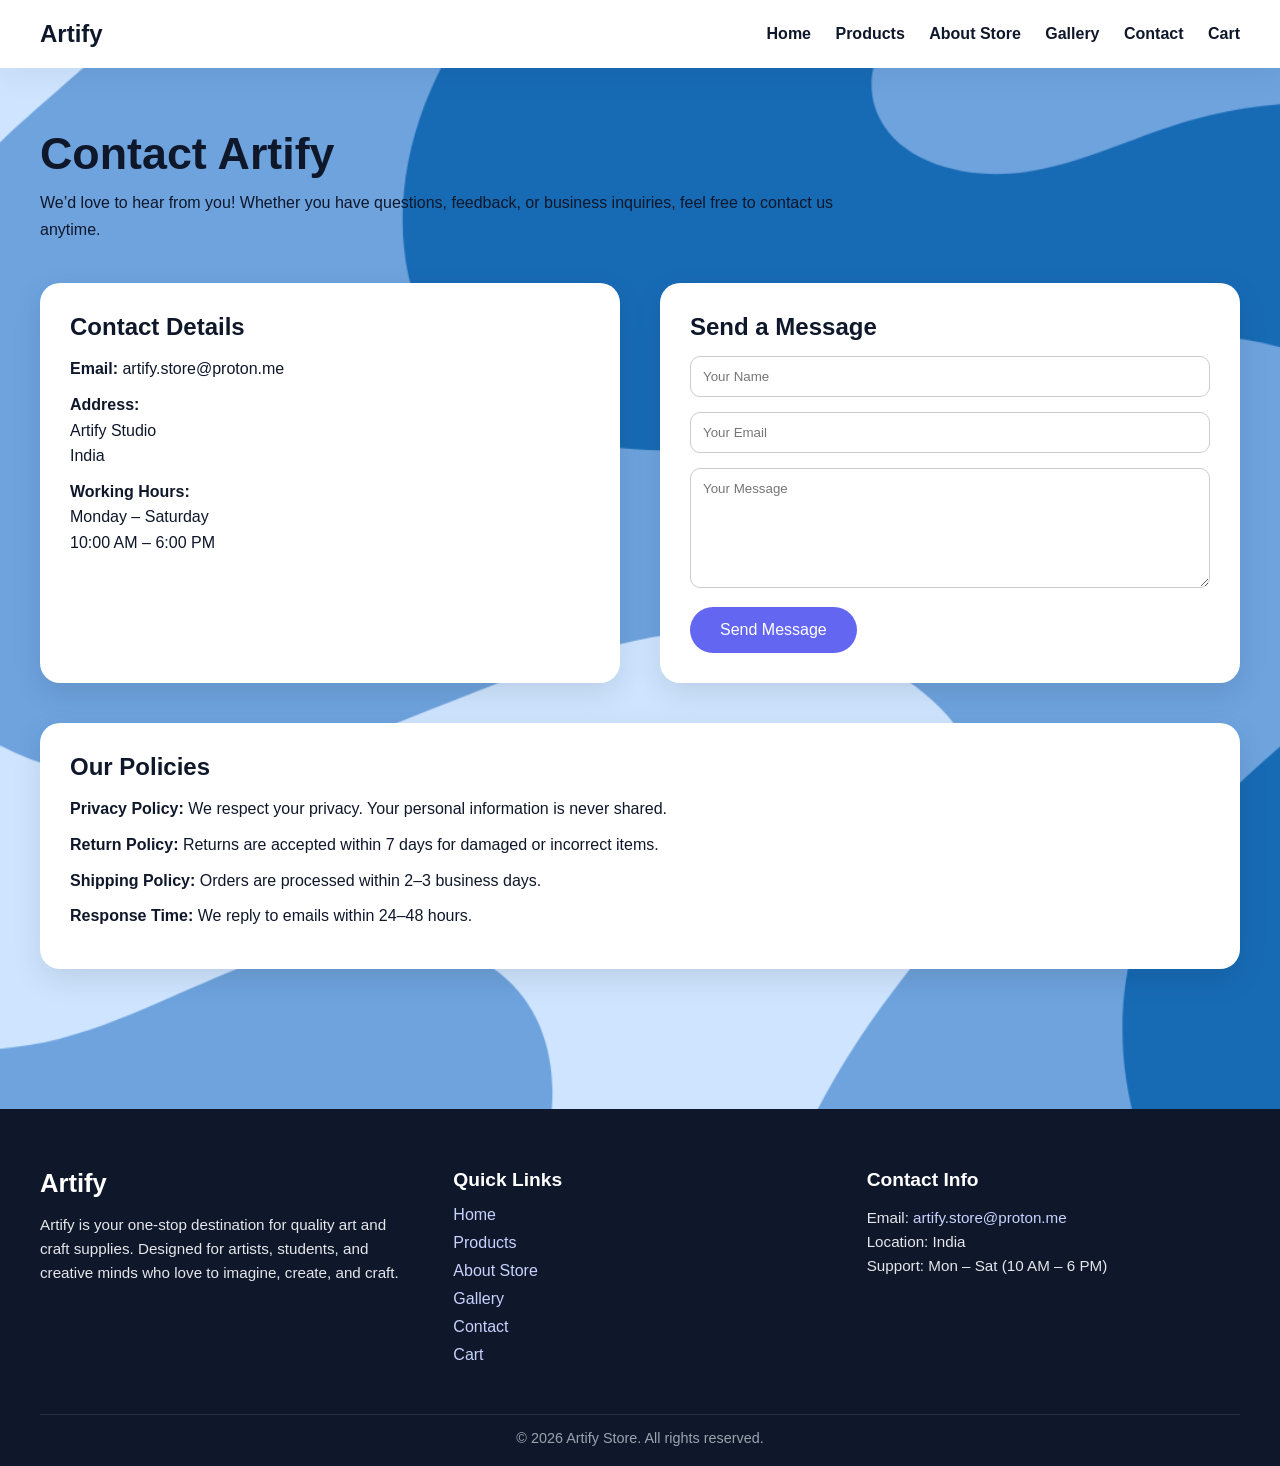
<file: contact.html>
<!DOCTYPE html>
<html lang="en">
<head>
  <meta charset="UTF-8" />
  <meta name="viewport" content="width=device-width, initial-scale=1.0" />
  <title>Contact | Artify</title>
  <link rel="stylesheet" href="contact.css">
</head>
<body>

<header>
  <h2>Artify</h2>
  <nav>
    <a href="index.html">Home</a>
    <a href="index.html#shop">Products</a>
    <a href="index.html#about">About Store</a>
    <a href="index.html#about">Gallery</a>
    <a href="contact.html">Contact</a>
    <a href="index.html#cart">Cart</a>
  </nav>
</header>


<section class="contact">
  <h1>Contact Artify</h1>
  <p class="intro">
    We’d love to hear from you! Whether you have questions, feedback, or business
    inquiries, feel free to contact us anytime.
  </p>

  <div class="contact-grid">

    <!-- Contact Details -->
    <div class="card">
      <h2>Contact Details</h2>
      <p><strong>Email:</strong> artify.store@proton.me</p>
      <p><strong>Address:</strong><br>
        Artify Studio<br>
       India
      </p>
      <p><strong>Working Hours:</strong><br>
        Monday – Saturday<br>
        10:00 AM – 6:00 PM
      </p>
    </div>

    <!-- Contact Form -->
    <div class="card">
      <h2>Send a Message</h2>
      <form id="contactForm">
        <input type="text" id="name" placeholder="Your Name" />
        <input type="email" id="email" placeholder="Your Email" />
        <textarea id="message" placeholder="Your Message"></textarea>
        <button type="submit">Send Message</button>
      </form>
    </div>

  </div>

  <!-- Policies -->
  <div class="card policies">
    <h2>Our Policies</h2>
    <p><strong>Privacy Policy:</strong> We respect your privacy. Your personal information is never shared.</p>
    <p><strong>Return Policy:</strong> Returns are accepted within 7 days for damaged or incorrect items.</p>
    <p><strong>Shipping Policy:</strong> Orders are processed within 2–3 business days.</p>
    <p><strong>Response Time:</strong> We reply to emails within 24–48 hours.</p>
  </div>

</section>

<script src="contact.js"></script>
<footer class="footer">
  <div class="footer-container">

    <!-- Store Description -->
    <div class="footer-col">
      <h3>Artify</h3>
      <p>
        Artify is your one-stop destination for quality art and craft supplies.
        Designed for artists, students, and creative minds who love to imagine,
        create, and craft.
      </p>
    </div>

    <!-- Quick Links -->
    <div class="footer-col">
      <h4>Quick Links</h4>
      <ul>
        <li><a onclick="showPage('home')">Home</a></li>
        <li><a onclick="showPage('shop')">Products</a></li>
        <li><a onclick="showPage('about')">About Store</a></li>
        <li><a onclick="showPage('gallery')">Gallery</a></li>
        <li><a href="contact.html">Contact</a></li>
        <li><a onclick="showPage('cart')">Cart</a></li>
      </ul>
    </div>

    <!-- Contact Info -->
    <div class="footer-col">
      <h4>Contact Info</h4>
      <p>Email: <a href="mailto: artify.store@proton.me"> artify.store@proton.me</a></p>
      <p>Location: India</p>
      <p>Support: Mon – Sat (10 AM – 6 PM)</p>
    </div>

  </div>

  <!-- Copyright -->
  <div class="footer-bottom">
    © 2026 Artify Store. All rights reserved.
  </div>
</footer>
</body>
</html>
</file>
<file: contact.css>
:root{
  --primary:#6366f1;
  --secondary:#22c55e;
  --dark:#0f172a;
  --light:#f8fafc;
}

*{
  margin:0;
  padding:0;
  box-sizing:border-box;
  font-family:Arial, Helvetica, sans-serif;
}

 body{
  color: var(--dark);
  background-image: url("img/Blue\ Abstract\ Wave\ Phone\ Wallpaper.png");
  background-size: cover;
  background-position: center;
  background-repeat: no-repeat;
  background-attachment: fixed;
}

header{
  display:flex;
  justify-content:space-between;
  align-items:center;
  padding:20px 40px;
  background:white;
  box-shadow:0 10px 30px rgba(0,0,0,.05);
}

nav a{
  margin-left:20px;
  text-decoration:none;
  font-weight:bold;
  color:var(--dark);
}

nav a.active{
  color:var(--primary);
}

.contact{
  padding:60px 40px;
}

.contact h1{
  font-size:2.8rem;
  margin-bottom:10px;
}

.intro{
  max-width:800px;
  margin-bottom:40px;
  line-height:1.7;
}

.contact-grid{
  display:grid;
  grid-template-columns:1fr 1fr;
  gap:40px;
}

.card{
  background:white;
  padding:30px;
  border-radius:20px;
  box-shadow:0 10px 30px rgba(0,0,0,.1);
}

.card h2{
  margin-bottom:15px;
}

.card p{
  margin-bottom:10px;
  line-height:1.6;
}

form input,
form textarea{
  width:100%;
  padding:12px;
  margin-bottom:15px;
  border-radius:10px;
  border:1px solid #ccc;
}

form textarea{
  height:120px;
}

form button{
  padding:14px 30px;
  border:none;
  border-radius:30px;
  background:var(--primary);
  color:white;
  font-size:1rem;
  cursor:pointer;
}

form button:hover{
  background:var(--secondary);
}

.policies{
  margin-top:40px;
}
.footer{
  background: var(--dark);
  color: #e5e7eb;
  padding: 60px 40px 20px;
  margin-top: 80px;
}

.footer-container{
  display: grid;
  grid-template-columns: repeat(auto-fit, minmax(220px, 1fr));
  gap: 40px;
  max-width: 1200px;
  margin: auto;
}

.footer h3{
  font-size: 1.6rem;
  margin-bottom: 15px;
  color: #fff;
}

.footer h4{
  font-size: 1.2rem;
  margin-bottom: 15px;
  color: #fff;
}

.footer p{
  font-size: 0.95rem;
  line-height: 1.6;
}

.footer ul{
  list-style: none;
}

.footer ul li{
  margin-bottom: 10px;
}

.footer ul li a{
  color: #c7d2fe;
  text-decoration: none;
  cursor: pointer;
  transition: .3s;
}

.footer ul li a:hover{
  color: var(--secondary);
}

.footer a{
  color: #c7d2fe;
  text-decoration: none;
}

.footer a:hover{
  color: var(--secondary);
}

.footer-bottom{
  border-top: 1px solid rgba(255,255,255,.1);
  margin-top: 40px;
  padding-top: 15px;
  text-align: center;
  font-size: 0.9rem;
  color: #9ca3af;
}

@media(max-width:900px){
  .contact-grid{
    grid-template-columns:1fr;
  }
}
</file>
